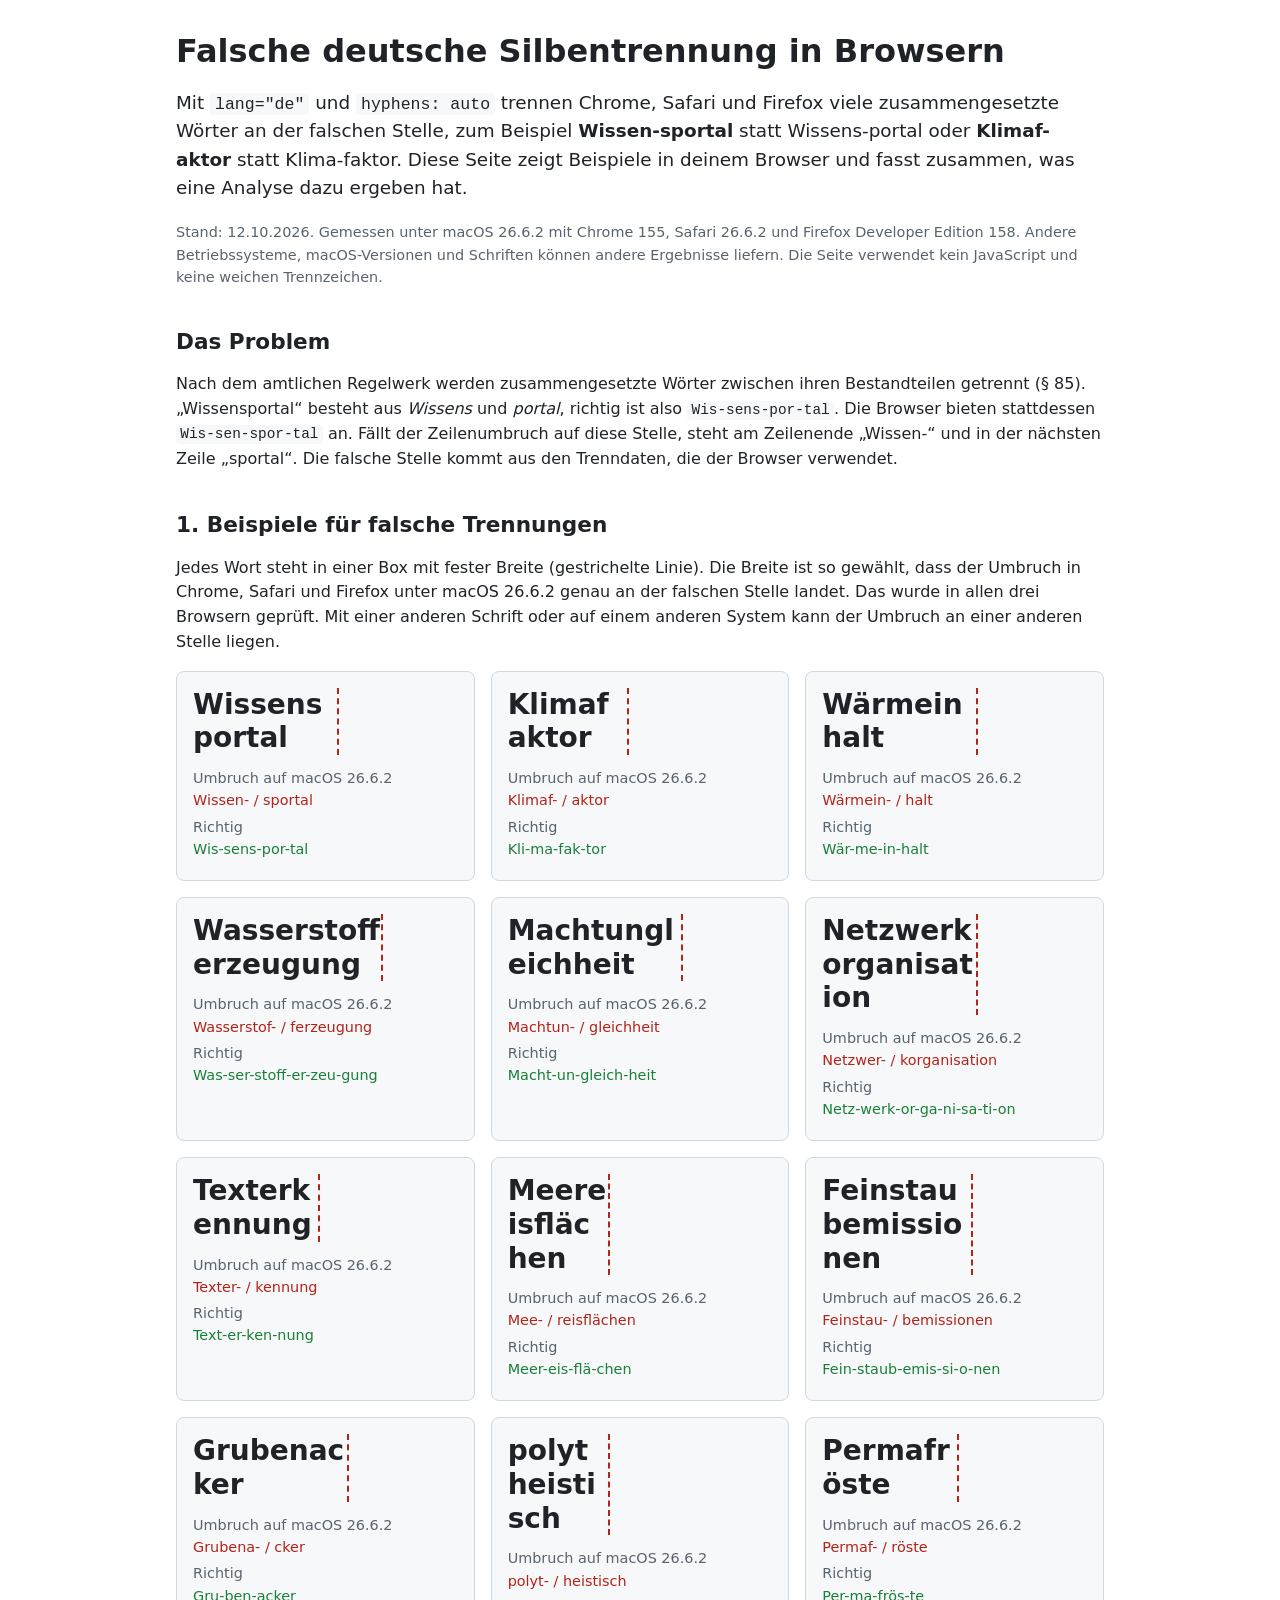
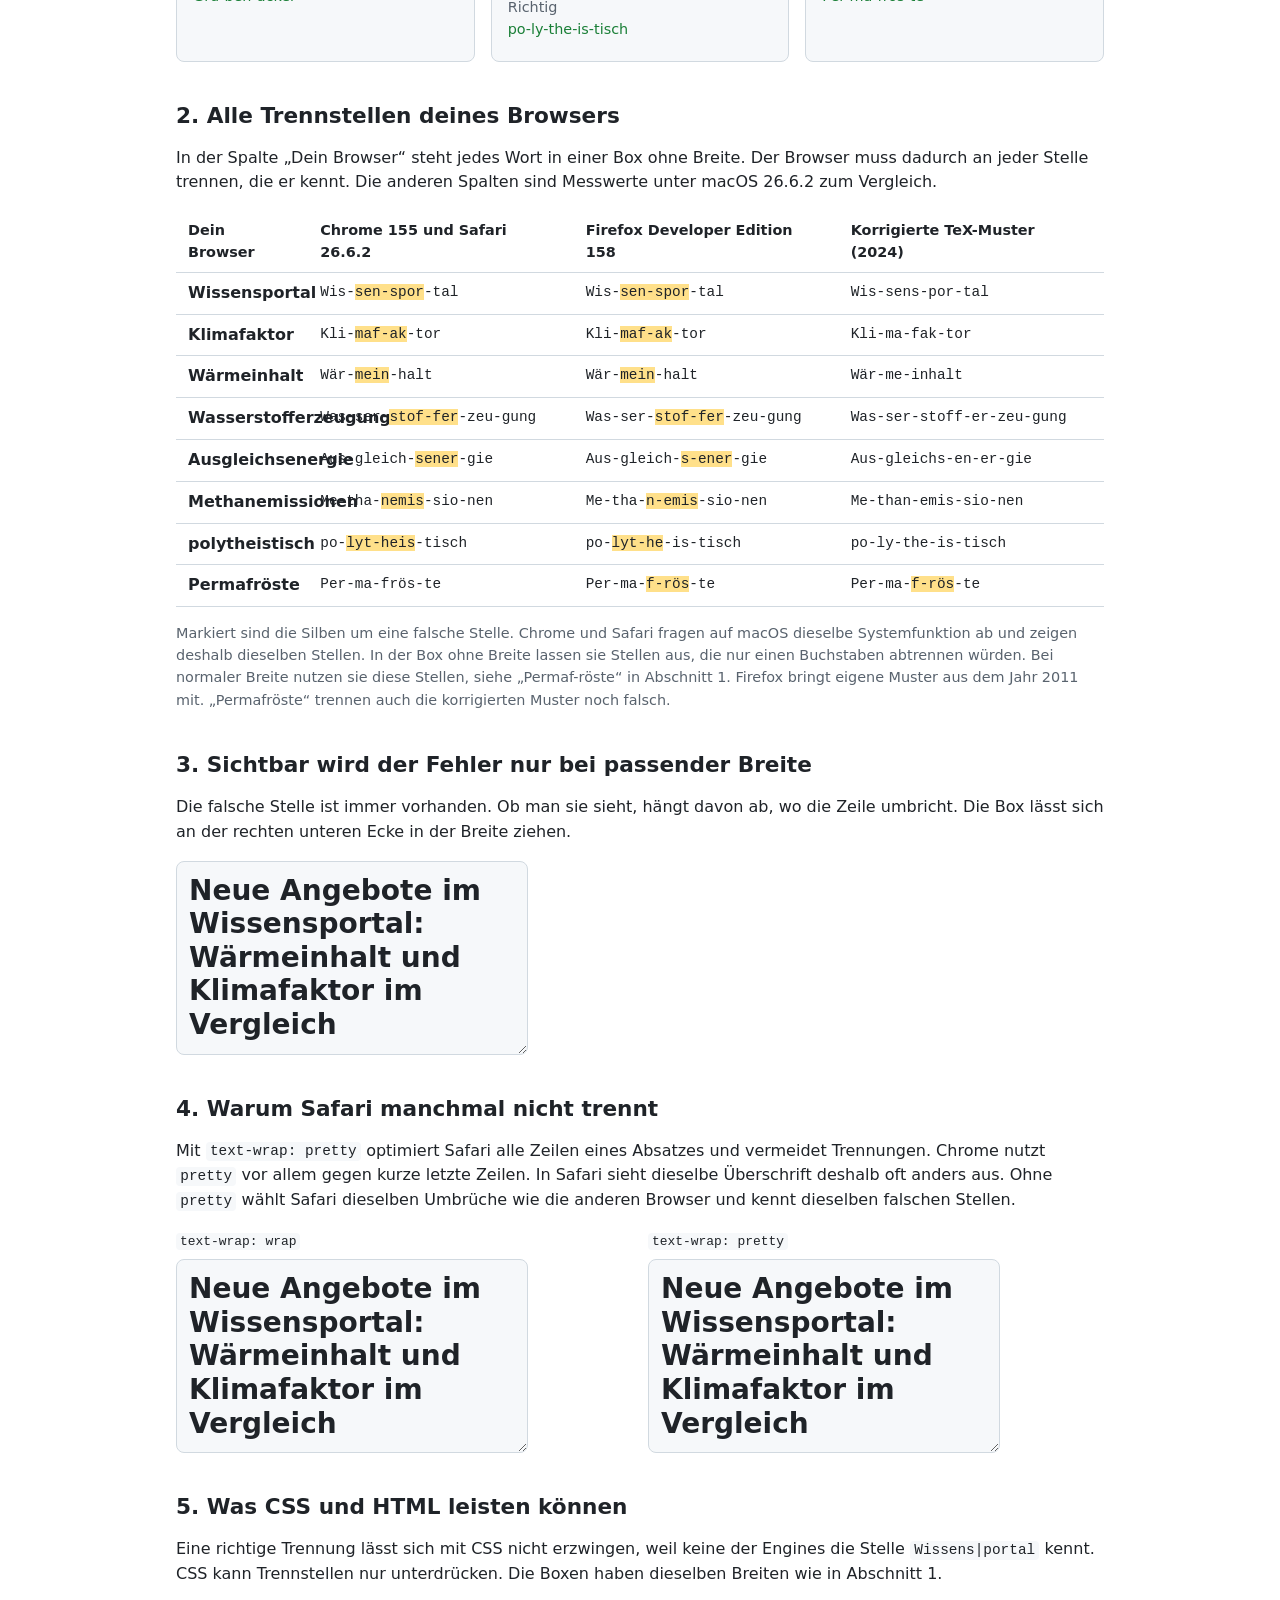
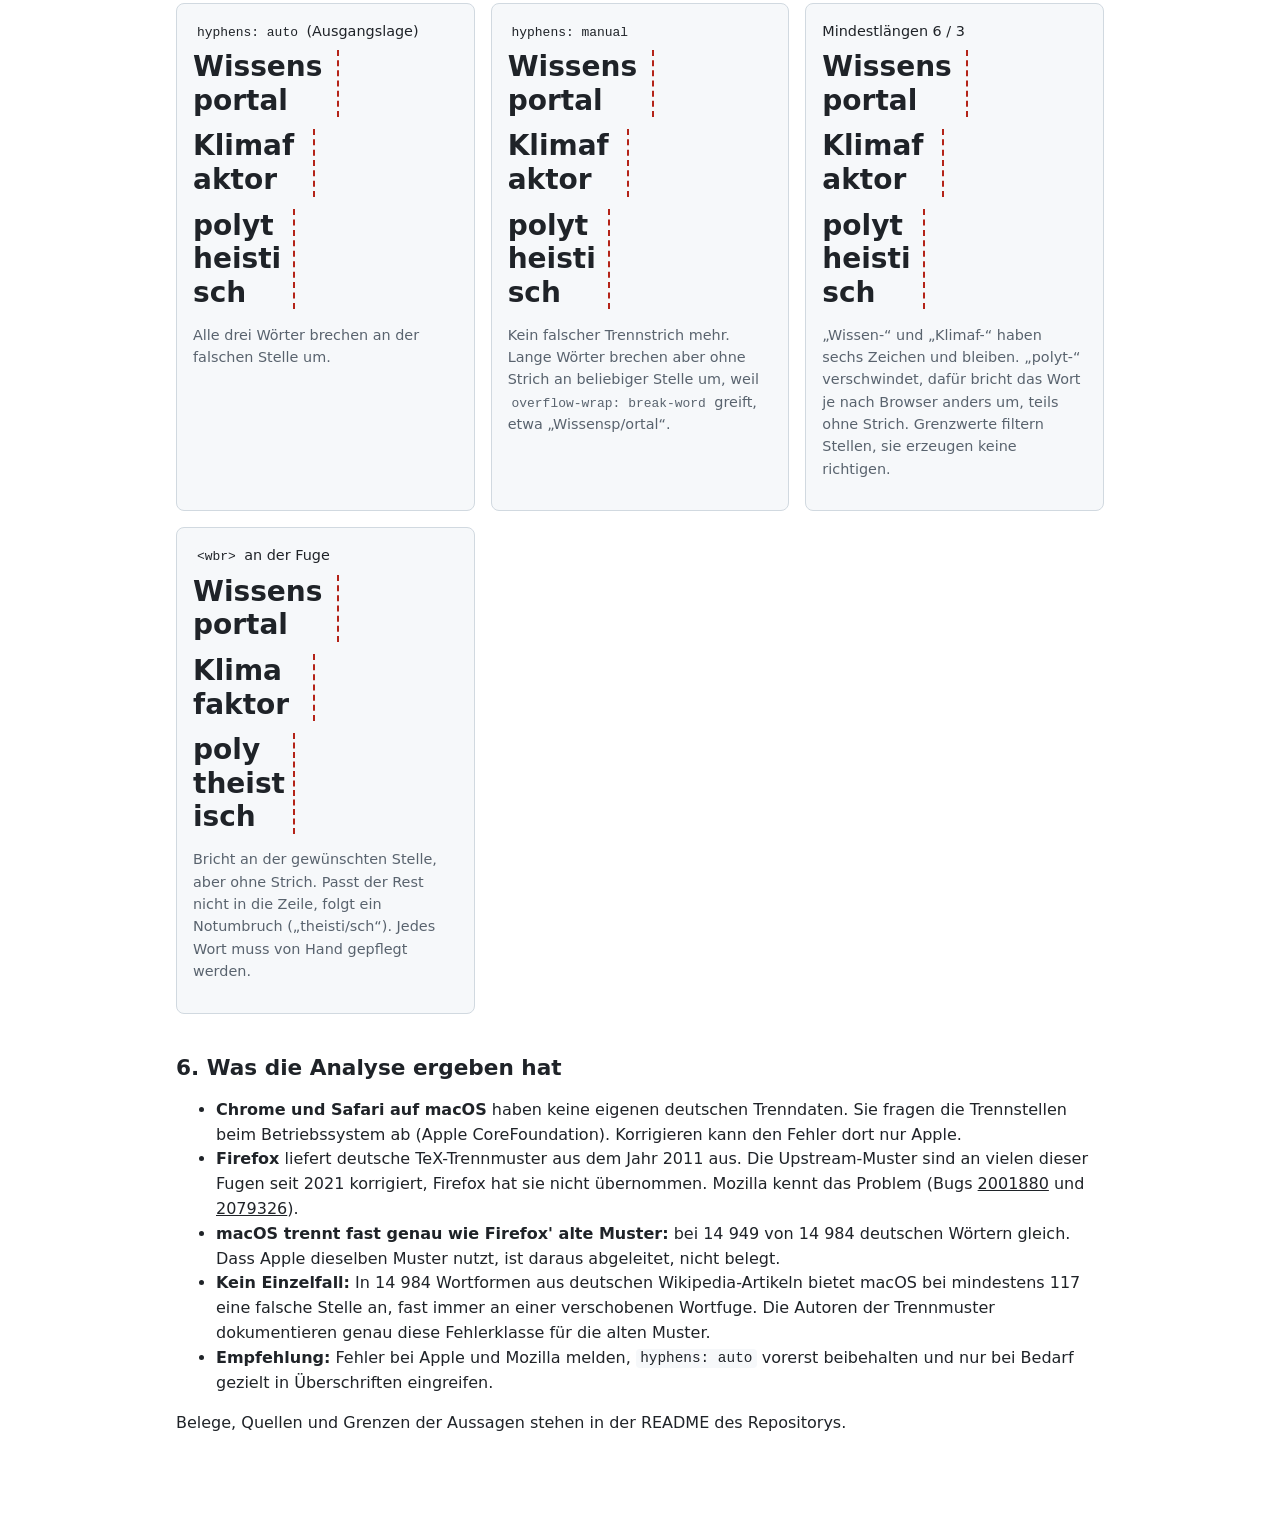
<file: index.html>
<!doctype html>
<html lang="de">

<head>
  <meta charset="utf-8">
  <meta name="viewport" content="width=device-width, initial-scale=1">
  <title>Falsche deutsche Silbentrennung in Browsern</title>
  <meta name="description" content="Warum Chrome, Safari und Firefox deutsche Komposita wie „Wissensportal“ mit hyphens: auto falsch trennen. Beispiele und Ergebnis einer Analyse.">
  <link rel="stylesheet" href="css/style.css">
  <link rel="icon" href="favicon.ico" sizes="any">
  <link rel="icon" href="icon.svg" type="image/svg+xml">
  <link rel="apple-touch-icon" href="icon.png">
</head>

<body>
  <main>
    <header>
      <h1>Falsche deutsche Silbentrennung in Browsern</h1>
      <p class="einleitung">Mit <code>lang="de"</code> und <code>hyphens: auto</code> trennen Chrome, Safari und Firefox
        viele zusammengesetzte Wörter an der falschen Stelle, zum Beispiel <strong>Wissen-sportal</strong> statt
        Wissens-portal oder <strong>Klimaf-aktor</strong> statt Klima-faktor. Diese Seite zeigt Beispiele in deinem
        Browser und fasst zusammen, was eine Analyse dazu ergeben hat.</p>
      <p class="hinweis">Stand: 12.10.2026. Gemessen unter macOS 26.6.2 mit Chrome 155, Safari 26.6.2 und Firefox
        Developer Edition 158. Andere Betriebssysteme, macOS-Versionen und Schriften können andere Ergebnisse liefern.
        Die Seite verwendet kein JavaScript und keine weichen Trennzeichen.</p>
    </header>

    <section aria-labelledby="problem">
      <h2 id="problem">Das Problem</h2>
      <p>Nach dem amtlichen Regelwerk werden zusammengesetzte Wörter zwischen ihren Bestandteilen getrennt (§ 85).
        „Wissensportal“ besteht aus <em>Wissens</em> und <em>portal</em>, richtig ist also <code>Wis-sens-por-tal</code>.
        Die Browser bieten stattdessen <code>Wis-sen-spor-tal</code> an. Fällt der Zeilenumbruch auf diese Stelle,
        steht am Zeilenende „Wissen-“ und in der nächsten Zeile „sportal“. Die falsche Stelle kommt aus den
        Trenndaten, die der Browser verwendet.</p>
    </section>

    <section aria-labelledby="faelle">
      <h2 id="faelle">1. Beispiele für falsche Trennungen</h2>
      <p>Jedes Wort steht in einer Box mit fester Breite (gestrichelte Linie). Die Breite ist so gewählt, dass der
        Umbruch in Chrome, Safari und Firefox unter macOS 26.6.2 genau an der falschen Stelle landet. Das wurde in
        allen drei Browsern geprüft. Mit einer anderen Schrift oder auf einem anderen System kann der Umbruch an einer
        anderen Stelle liegen.</p>
      <ul class="faelle">
        <li class="fall">
          <p class="wort" style="width: 7.5ch">Wissensportal</p>
          <dl>
            <dt>Umbruch auf macOS 26.6.2</dt>
            <dd class="ist">Wissen- / sportal</dd>
            <dt>Richtig</dt>
            <dd class="soll">Wis-sens-por-tal</dd>
          </dl>
        </li>
        <li class="fall">
          <p class="wort" style="width: 6.25ch">Klimafaktor</p>
          <dl>
            <dt>Umbruch auf macOS 26.6.2</dt>
            <dd class="ist">Klimaf- / aktor</dd>
            <dt>Richtig</dt>
            <dd class="soll">Kli-ma-fak-tor</dd>
          </dl>
        </li>
        <li class="fall">
          <p class="wort" style="width: 8ch">Wärmeinhalt</p>
          <dl>
            <dt>Umbruch auf macOS 26.6.2</dt>
            <dd class="ist">Wärmein- / halt</dd>
            <dt>Richtig</dt>
            <dd class="soll">Wär-me-in-halt</dd>
          </dl>
        </li>
        <li class="fall">
          <p class="wort" style="width: 9.75ch">Wasserstofferzeugung</p>
          <dl>
            <dt>Umbruch auf macOS 26.6.2</dt>
            <dd class="ist">Wasserstof- / ferzeugung</dd>
            <dt>Richtig</dt>
            <dd class="soll">Was-ser-stoff-er-zeu-gung</dd>
          </dl>
        </li>
        <li class="fall">
          <p class="wort" style="width: 9ch">Machtungleichheit</p>
          <dl>
            <dt>Umbruch auf macOS 26.6.2</dt>
            <dd class="ist">Machtun- / gleichheit</dd>
            <dt>Richtig</dt>
            <dd class="soll">Macht-un-gleich-heit</dd>
          </dl>
        </li>
        <li class="fall">
          <p class="wort" style="width: 8ch">Netzwerkorganisation</p>
          <dl>
            <dt>Umbruch auf macOS 26.6.2</dt>
            <dd class="ist">Netzwer- / korganisation</dd>
            <dt>Richtig</dt>
            <dd class="soll">Netz-werk-or-ga-ni-sa-ti-on</dd>
          </dl>
        </li>
        <li class="fall">
          <p class="wort" style="width: 6.5ch">Texterkennung</p>
          <dl>
            <dt>Umbruch auf macOS 26.6.2</dt>
            <dd class="ist">Texter- / kennung</dd>
            <dt>Richtig</dt>
            <dd class="soll">Text-er-ken-nung</dd>
          </dl>
        </li>
        <li class="fall">
          <p class="wort" style="width: 5.25ch">Meereisflächen</p>
          <dl>
            <dt>Umbruch auf macOS 26.6.2</dt>
            <dd class="ist">Mee- / reisflächen</dd>
            <dt>Richtig</dt>
            <dd class="soll">Meer-eis-flä-chen</dd>
          </dl>
        </li>
        <li class="fall">
          <p class="wort" style="width: 7.75ch">Feinstaubemissionen</p>
          <dl>
            <dt>Umbruch auf macOS 26.6.2</dt>
            <dd class="ist">Feinstau- / bemissionen</dd>
            <dt>Richtig</dt>
            <dd class="soll">Fein-staub-emis-si-o-nen</dd>
          </dl>
        </li>
        <li class="fall">
          <p class="wort" style="width: 8ch">Grubenacker</p>
          <dl>
            <dt>Umbruch auf macOS 26.6.2</dt>
            <dd class="ist">Grubena- / cker</dd>
            <dt>Richtig</dt>
            <dd class="soll">Gru-ben-acker</dd>
          </dl>
        </li>
        <li class="fall">
          <p class="wort" style="width: 5.25ch">polytheistisch</p>
          <dl>
            <dt>Umbruch auf macOS 26.6.2</dt>
            <dd class="ist">polyt- / heistisch</dd>
            <dt>Richtig</dt>
            <dd class="soll">po-ly-the-is-tisch</dd>
          </dl>
        </li>
        <li class="fall">
          <p class="wort" style="width: 7ch">Permafröste</p>
          <dl>
            <dt>Umbruch auf macOS 26.6.2</dt>
            <dd class="ist">Permaf- / röste</dd>
            <dt>Richtig</dt>
            <dd class="soll">Per-ma-frös-te</dd>
          </dl>
        </li>
      </ul>
    </section>

    <section aria-labelledby="trennstellen">
      <h2 id="trennstellen">2. Alle Trennstellen deines Browsers</h2>
      <p>In der Spalte „Dein Browser“ steht jedes Wort in einer Box ohne Breite. Der Browser muss dadurch an jeder
        Stelle trennen, die er kennt. Die anderen Spalten sind Messwerte unter macOS 26.6.2 zum Vergleich.</p>
      <div class="tabelle">
        <table>
          <thead>
            <tr>
              <th scope="col">Dein Browser</th>
              <th scope="col">Chrome 155 und Safari 26.6.2</th>
              <th scope="col">Firefox Developer Edition 158</th>
              <th scope="col">Korrigierte TeX-Muster (2024)</th>
            </tr>
          </thead>
          <tbody>
            <tr>
              <td><span class="schmal">Wissensportal</span></td>
              <td>Wis-<mark>sen-spor</mark>-tal</td>
              <td>Wis-<mark>sen-spor</mark>-tal</td>
              <td>Wis-sens-por-tal</td>
            </tr>
            <tr>
              <td><span class="schmal">Klimafaktor</span></td>
              <td>Kli-<mark>maf-ak</mark>-tor</td>
              <td>Kli-<mark>maf-ak</mark>-tor</td>
              <td>Kli-ma-fak-tor</td>
            </tr>
            <tr>
              <td><span class="schmal">Wärmeinhalt</span></td>
              <td>Wär-<mark>mein</mark>-halt</td>
              <td>Wär-<mark>mein</mark>-halt</td>
              <td>Wär-me-inhalt</td>
            </tr>
            <tr>
              <td><span class="schmal">Wasserstofferzeugung</span></td>
              <td>Was-ser-<mark>stof-fer</mark>-zeu-gung</td>
              <td>Was-ser-<mark>stof-fer</mark>-zeu-gung</td>
              <td>Was-ser-stoff-er-zeu-gung</td>
            </tr>
            <tr>
              <td><span class="schmal">Ausgleichsenergie</span></td>
              <td>Aus-gleich-<mark>sener</mark>-gie</td>
              <td>Aus-gleich-<mark>s-ener</mark>-gie</td>
              <td>Aus-gleichs-en-er-gie</td>
            </tr>
            <tr>
              <td><span class="schmal">Methanemissionen</span></td>
              <td>Me-tha-<mark>nemis</mark>-sio-nen</td>
              <td>Me-tha-<mark>n-emis</mark>-sio-nen</td>
              <td>Me-than-emis-sio-nen</td>
            </tr>
            <tr>
              <td><span class="schmal">polytheistisch</span></td>
              <td>po-<mark>lyt-heis</mark>-tisch</td>
              <td>po-<mark>lyt-he</mark>-is-tisch</td>
              <td>po-ly-the-is-tisch</td>
            </tr>
            <tr>
              <td><span class="schmal">Permafröste</span></td>
              <td>Per-ma-frös-te</td>
              <td>Per-ma-<mark>f-rös</mark>-te</td>
              <td>Per-ma-<mark>f-rös</mark>-te</td>
            </tr>
          </tbody>
        </table>
      </div>
      <p class="hinweis">Markiert sind die Silben um eine falsche Stelle. Chrome und Safari fragen auf macOS dieselbe
        Systemfunktion ab und zeigen deshalb dieselben Stellen. In der Box ohne Breite lassen sie Stellen aus, die nur einen Buchstaben
        abtrennen würden. Bei normaler Breite nutzen sie diese Stellen, siehe „Permaf-röste“ in Abschnitt 1. Firefox bringt
        eigene Muster aus dem Jahr 2011 mit. „Permafröste“ trennen auch die korrigierten Muster noch falsch.</p>
    </section>

    <section aria-labelledby="breite">
      <h2 id="breite">3. Sichtbar wird der Fehler nur bei passender Breite</h2>
      <p>Die falsche Stelle ist immer vorhanden. Ob man sie sieht, hängt davon ab, wo die Zeile umbricht. Die Box lässt
        sich an der rechten unteren Ecke in der Breite ziehen.</p>
      <div class="ziehbar">
        <p class="ueberschrift">Neue Angebote im Wissensportal: Wärmeinhalt und Klimafaktor im Vergleich</p>
      </div>
    </section>

    <section aria-labelledby="pretty">
      <h2 id="pretty">4. Warum Safari manchmal nicht trennt</h2>
      <p>Mit <code>text-wrap: pretty</code> optimiert Safari alle Zeilen eines Absatzes und vermeidet Trennungen.
        Chrome nutzt <code>pretty</code> vor allem gegen kurze letzte Zeilen. In Safari sieht dieselbe Überschrift
        deshalb oft anders aus. Ohne <code>pretty</code> wählt Safari dieselben Umbrüche wie die anderen Browser und
        kennt dieselben falschen Stellen.</p>
      <div class="vergleich">
        <figure>
          <figcaption><code>text-wrap: wrap</code></figcaption>
          <div class="ziehbar">
            <p class="ueberschrift">Neue Angebote im Wissensportal: Wärmeinhalt und Klimafaktor im Vergleich</p>
          </div>
        </figure>
        <figure>
          <figcaption><code>text-wrap: pretty</code></figcaption>
          <div class="ziehbar">
            <p class="ueberschrift pretty">Neue Angebote im Wissensportal: Wärmeinhalt und Klimafaktor im Vergleich</p>
          </div>
        </figure>
      </div>
    </section>

    <section aria-labelledby="abhilfen">
      <h2 id="abhilfen">5. Was CSS und HTML leisten können</h2>
      <p>Eine richtige Trennung lässt sich mit CSS nicht erzwingen, weil keine der Engines die Stelle
        <code>Wissens|portal</code> kennt. CSS kann Trennstellen nur unterdrücken. Die Boxen haben dieselben Breiten
        wie in Abschnitt 1.</p>
      <div class="vergleich">
        <figure class="fall">
          <figcaption><code>hyphens: auto</code> (Ausgangslage)</figcaption>
            <p class="wort" style="width: 7.5ch">Wissensportal</p>
            <p class="wort" style="width: 6.25ch">Klimafaktor</p>
            <p class="wort" style="width: 5.25ch">polytheistisch</p>
          <p class="hinweis">Alle drei Wörter brechen an der falschen Stelle um.</p>
        </figure>
        <figure class="fall">
          <figcaption><code>hyphens: manual</code></figcaption>
            <p class="wort manuell" style="width: 7.5ch">Wissensportal</p>
            <p class="wort manuell" style="width: 6.25ch">Klimafaktor</p>
            <p class="wort manuell" style="width: 5.25ch">polytheistisch</p>
          <p class="hinweis">Kein falscher Trennstrich mehr. Lange Wörter brechen aber ohne Strich an beliebiger Stelle um, weil <code>overflow-wrap: break-word</code> greift, etwa „Wissensp/ortal“.</p>
        </figure>
        <figure class="fall">
          <figcaption>Mindestlängen 6 / 3</figcaption>
            <p class="wort grenzen" style="width: 7.5ch">Wissensportal</p>
            <p class="wort grenzen" style="width: 6.25ch">Klimafaktor</p>
            <p class="wort grenzen" style="width: 5.25ch">polytheistisch</p>
          <p class="hinweis">„Wissen-“ und „Klimaf-“ haben sechs Zeichen und bleiben. „polyt-“ verschwindet, dafür bricht das Wort je nach Browser anders um, teils ohne Strich. Grenzwerte filtern Stellen, sie erzeugen keine richtigen.</p>
        </figure>
        <figure class="fall">
          <figcaption><code>&lt;wbr&gt;</code> an der Fuge</figcaption>
            <p class="wort manuell" style="width: 7.5ch">Wissens<wbr>portal</p>
            <p class="wort manuell" style="width: 6.25ch">Klima<wbr>faktor</p>
            <p class="wort manuell" style="width: 5.25ch">poly<wbr>theistisch</p>
          <p class="hinweis">Bricht an der gewünschten Stelle, aber ohne Strich. Passt der Rest nicht in die Zeile, folgt ein Notumbruch („theisti/sch“). Jedes Wort muss von Hand gepflegt werden.</p>
        </figure>
      </div>
    </section>

    <section aria-labelledby="ergebnis">
      <h2 id="ergebnis">6. Was die Analyse ergeben hat</h2>
      <ul>
        <li><strong>Chrome und Safari auf macOS</strong> haben keine eigenen deutschen Trenndaten. Sie fragen die
          Trennstellen beim Betriebssystem ab (Apple CoreFoundation). Korrigieren kann den Fehler dort nur Apple.</li>
        <li><strong>Firefox</strong> liefert deutsche TeX-Trennmuster aus dem Jahr 2011 aus. Die Upstream-Muster sind
          an vielen dieser Fugen seit 2021 korrigiert, Firefox hat sie nicht übernommen. Mozilla kennt das Problem
          (Bugs <a href="https://bugzilla.mozilla.org/show_bug.cgi?id=2001880">2001880</a> und
          <a href="https://bugzilla.mozilla.org/show_bug.cgi?id=2079326">2079326</a>).</li>
        <li><strong>macOS trennt fast genau wie Firefox' alte Muster:</strong> bei 14 949 von 14 984 deutschen Wörtern
          gleich. Dass Apple dieselben Muster nutzt, ist daraus abgeleitet, nicht belegt.</li>
        <li><strong>Kein Einzelfall:</strong> In 14 984 Wortformen aus deutschen Wikipedia-Artikeln bietet macOS bei
          mindestens 117 eine falsche Stelle an, fast immer an einer verschobenen Wortfuge. Die Autoren der Trennmuster
          dokumentieren genau diese Fehlerklasse für die alten Muster.</li>
        <li><strong>Empfehlung:</strong> Fehler bei Apple und Mozilla melden, <code>hyphens: auto</code> vorerst
          beibehalten und nur bei Bedarf gezielt in Überschriften eingreifen.</li>
      </ul>
      <p>Belege, Quellen und Grenzen der Aussagen stehen in der README des Repositorys.</p>
    </section>
  </main>
</body>

</html>
</file>
<file: css/style.css>
:root {
  color-scheme: light dark;
  --text: #1f2328;
  --text-leise: #59636e;
  --hintergrund: #ffffff;
  --flaeche: #f6f8fa;
  --linie: #d1d9e0;
  --markierung: #ffe08a;
  --falsch: #b42318;
  --richtig: #1a7f37;
}

@media (prefers-color-scheme: dark) {
  :root {
    --text: #e6edf3;
    --text-leise: #9198a1;
    --hintergrund: #0d1117;
    --flaeche: #161b22;
    --linie: #3d444d;
    --markierung: #6b5300;
    --falsch: #ff7b72;
    --richtig: #56d364;
  }
}

* {
  box-sizing: border-box;
}

html {
  font-size: 100%;
}

body {
  margin: 0;
  background: var(--hintergrund);
  color: var(--text);
  font: 400 1rem/1.55 system-ui, -apple-system, "Segoe UI", Roboto, sans-serif;
  /* Wie in der untersuchten Seite: automatische Trennung, Notumbruch erlaubt. */
  hyphens: auto;
  -webkit-hyphens: auto;
  overflow-wrap: break-word;
}

main {
  max-width: 60rem;
  margin: 0 auto;
  padding: 2rem 1rem 4rem;
}

h1 {
  font-size: 2rem;
  line-height: 1.2;
  margin: 0 0 1rem;
}

h2 {
  font-size: 1.35rem;
  line-height: 1.3;
  margin: 2.5rem 0 0.75rem;
}

a {
  color: inherit;
}

code {
  font: 0.9em ui-monospace, SFMono-Regular, Menlo, Consolas, monospace;
  background: var(--flaeche);
  padding: 0.1em 0.3em;
  border-radius: 4px;
  hyphens: manual;
  -webkit-hyphens: manual;
}

mark {
  background: var(--markierung);
  color: inherit;
}

.einleitung {
  font-size: 1.15rem;
}

.hinweis {
  color: var(--text-leise);
  font-size: 0.9rem;
}

/* Fehlerfälle: feste Breite, damit der Umbruch auf der falschen Stelle landet. */
.faelle {
  display: grid;
  grid-template-columns: repeat(auto-fill, minmax(15rem, 1fr));
  gap: 1rem;
  padding: 0;
  list-style: none;
}

.fall {
  border: 1px solid var(--linie);
  border-radius: 8px;
  padding: 1rem;
  background: var(--flaeche);
}

.fall .wort {
  margin: 0 0 0.75rem;
  font-size: 1.75rem;
  font-weight: 700;
  line-height: 1.2;
  border-right: 2px dashed var(--falsch);
  text-wrap: wrap;
}

.fall dl {
  margin: 0;
  font-size: 0.9rem;
}

.fall dt {
  color: var(--text-leise);
}

.fall dd {
  margin: 0 0 0.25rem;
}

.fall .ist {
  color: var(--falsch);
}

.fall .soll {
  color: var(--richtig);
}

/* Tabelle mit allen Trennstellen */
.tabelle {
  overflow-x: auto;
}

table {
  border-collapse: collapse;
  width: 100%;
}

th,
td {
  text-align: left;
  vertical-align: top;
  padding: 0.5rem 0.75rem;
  border-bottom: 1px solid var(--linie);
}

th {
  font-size: 0.9rem;
}

td:not(:first-child) {
  font-family: ui-monospace, SFMono-Regular, Menlo, Consolas, monospace;
  font-size: 0.9rem;
  hyphens: manual;
  -webkit-hyphens: manual;
}

/* Box ohne Breite: der Browser muss an jeder bekannten Stelle trennen. */
.schmal {
  display: inline-block;
  width: 0;
  font-weight: 600;
  line-height: 1.3;
  overflow-wrap: normal;
}

/* Überschriften in ziehbaren oder festen Boxen */
.ueberschrift {
  margin: 0;
  font-size: 1.75rem;
  font-weight: 700;
  line-height: 1.2;
  text-wrap: wrap;
}

.ziehbar {
  resize: horizontal;
  overflow: hidden;
  width: 22rem;
  min-width: 6rem;
  max-width: 100%;
  padding: 0.75rem;
  border: 1px solid var(--linie);
  border-radius: 8px;
  background: var(--flaeche);
}

.ziehbar.eng {
  width: 12rem;
}

.serie {
  display: flex;
  flex-wrap: wrap;
  gap: 1rem;
  align-items: flex-start;
}

.serie .ueberschrift {
  padding: 0.5rem;
  border: 1px solid var(--linie);
  border-radius: 8px;
  background: var(--flaeche);
  box-sizing: content-box;
}

.vergleich {
  display: grid;
  grid-template-columns: repeat(auto-fit, minmax(14rem, 1fr));
  gap: 1rem;
}

figure {
  margin: 0;
}

figcaption {
  margin-bottom: 0.5rem;
  font-size: 0.9rem;
}

.pretty {
  text-wrap: pretty;
}

.manuell {
  hyphens: manual;
  -webkit-hyphens: manual;
}

.grenzen {
  hyphenate-limit-chars: auto 6 3;
  -webkit-hyphenate-limit-before: 6;
  -webkit-hyphenate-limit-after: 3;
}
</file>
